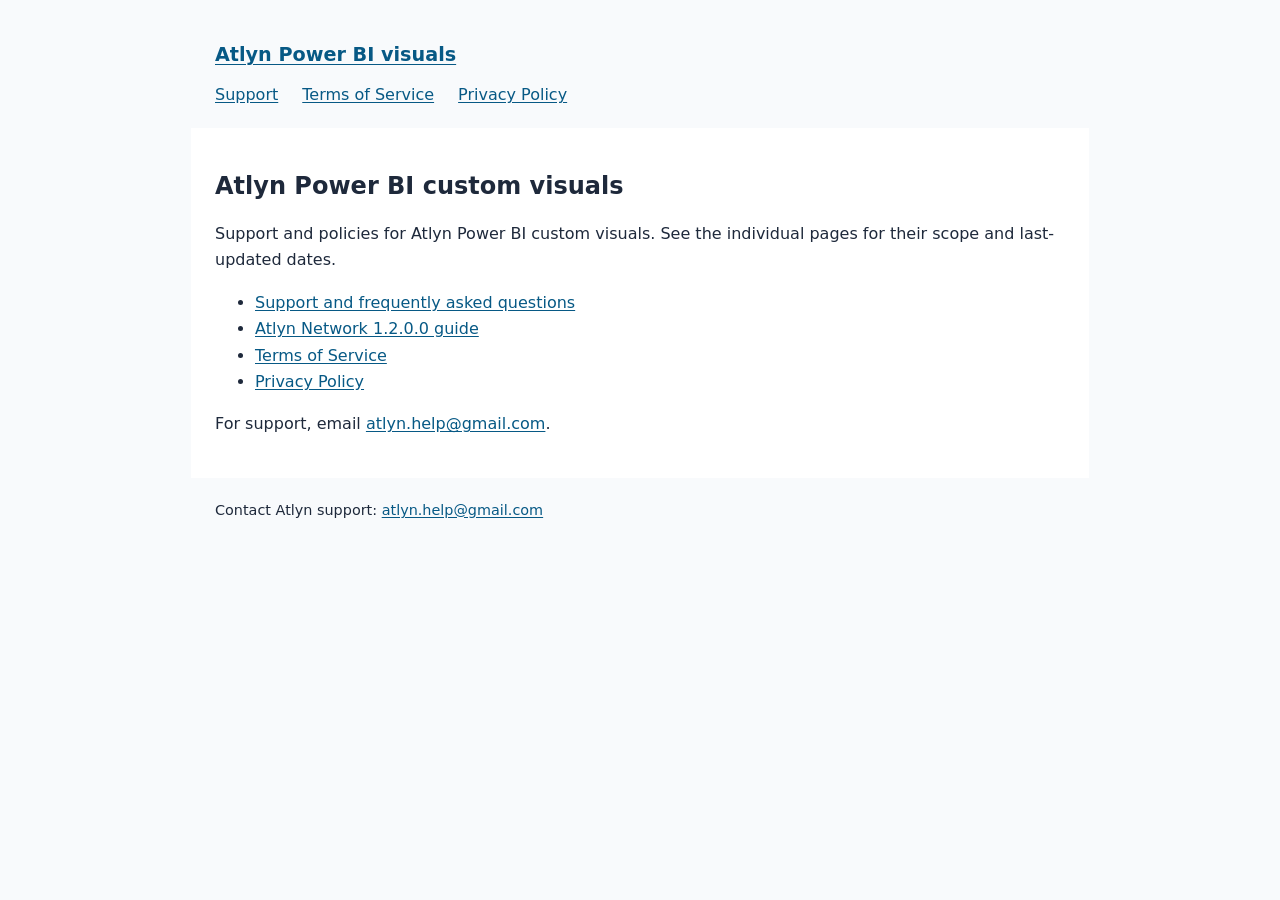
<file: index.html>
<!doctype html>
<html lang="en">
<head>
  <meta charset="utf-8">
  <meta name="viewport" content="width=device-width, initial-scale=1">
  <title>Support and policies | Atlyn Power BI visuals</title>
  <link rel="stylesheet" href="style.css">
</head>
<body>
  <header class="site-header">
    <p class="brand"><a href="">Atlyn Power BI visuals</a></p>
    <nav aria-label="Support and policies">
      <a href="docs/faq/">Support</a>
      <a href="legal/terms/">Terms of Service</a>
      <a href="legal/privacy/">Privacy Policy</a>
    </nav>
  </header>
  <main id="content"><section class="home-page">
  <h1>Atlyn Power BI custom visuals</h1>
  <p>Support and policies for Atlyn Power BI custom visuals. See the individual pages for their scope and last-updated dates.</p>
  <ul>
    <li><a href="docs/faq/">Support and frequently asked questions</a></li>
    <li><a href="docs/network/">Atlyn Network 1.2.0.0 guide</a></li>
    <li><a href="legal/terms/">Terms of Service</a></li>
    <li><a href="legal/privacy/">Privacy Policy</a></li>
  </ul>
  <p>For support, email <a href="mailto:atlyn.help@gmail.com">atlyn.help@gmail.com</a>.</p>
</section></main>
  <footer class="site-footer">Contact Atlyn support: <a href="mailto:atlyn.help@gmail.com">atlyn.help@gmail.com</a></footer>
</body>
</html>
</file>
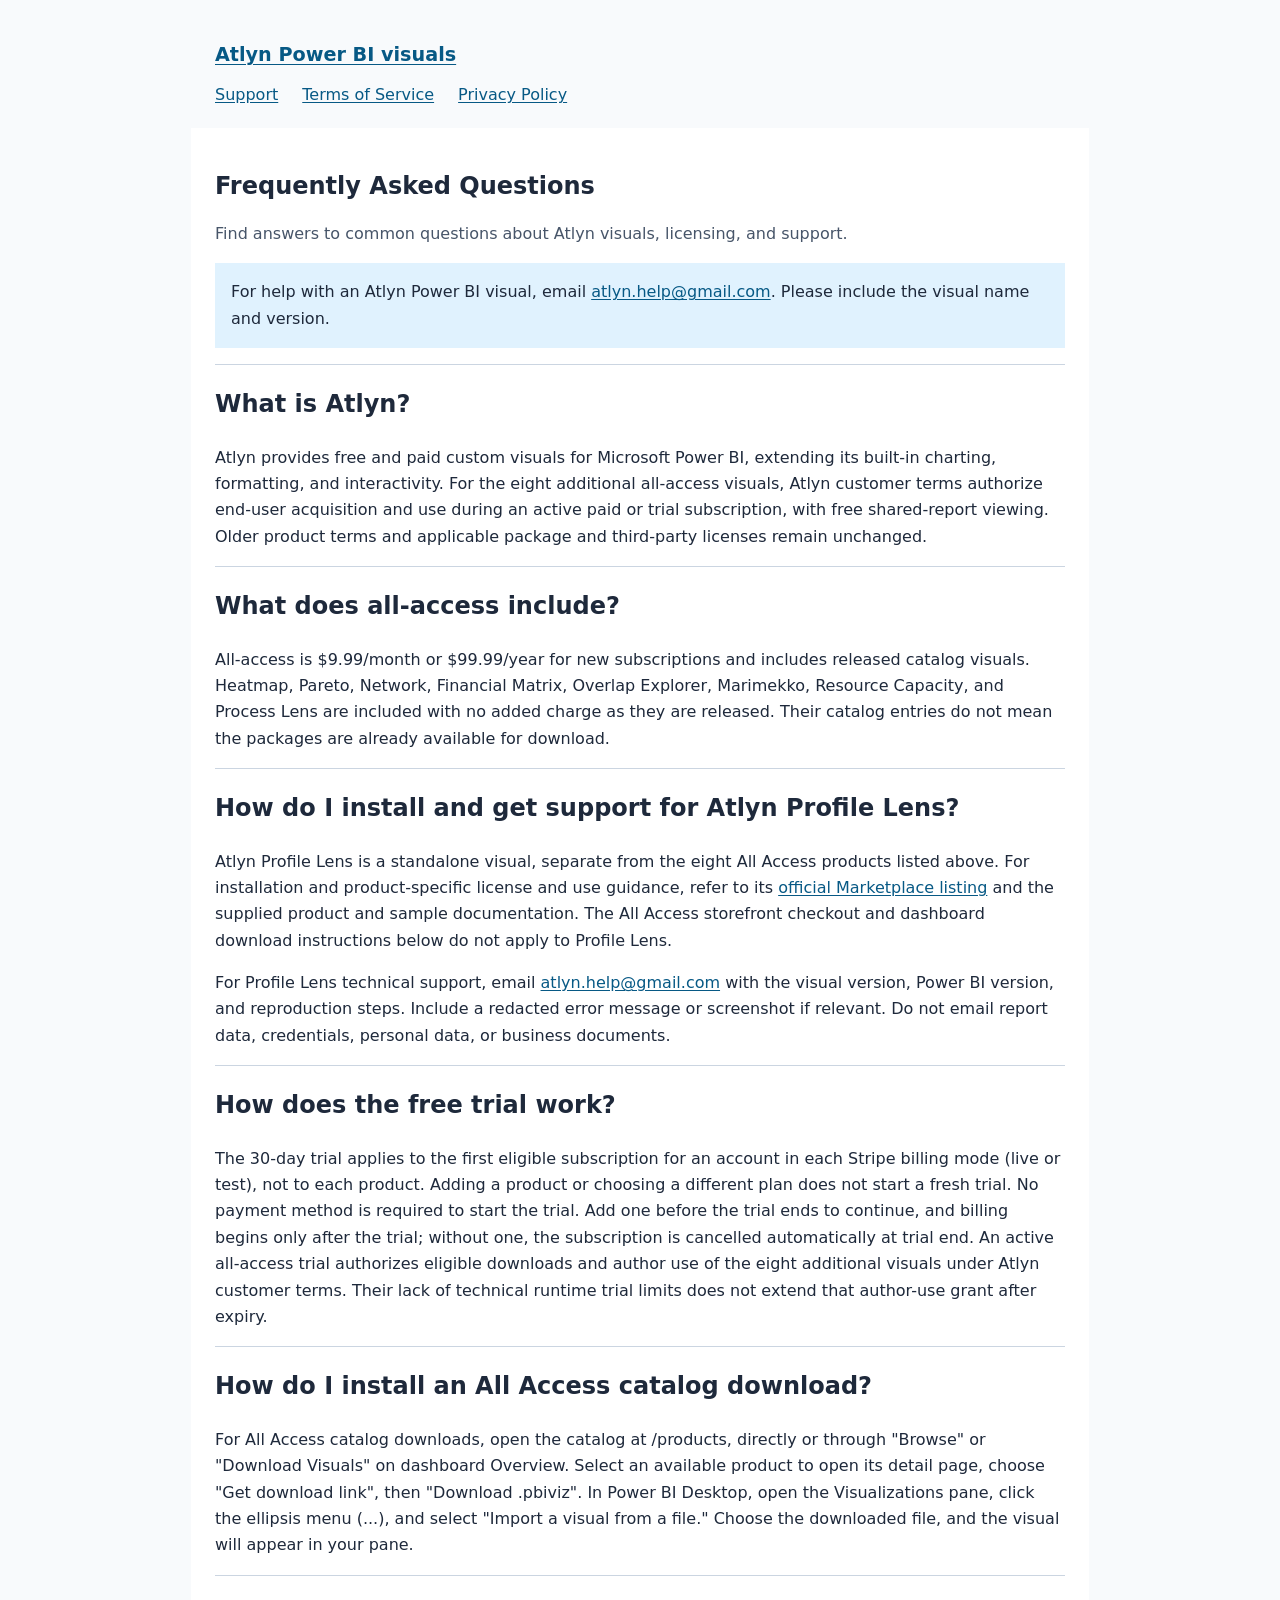
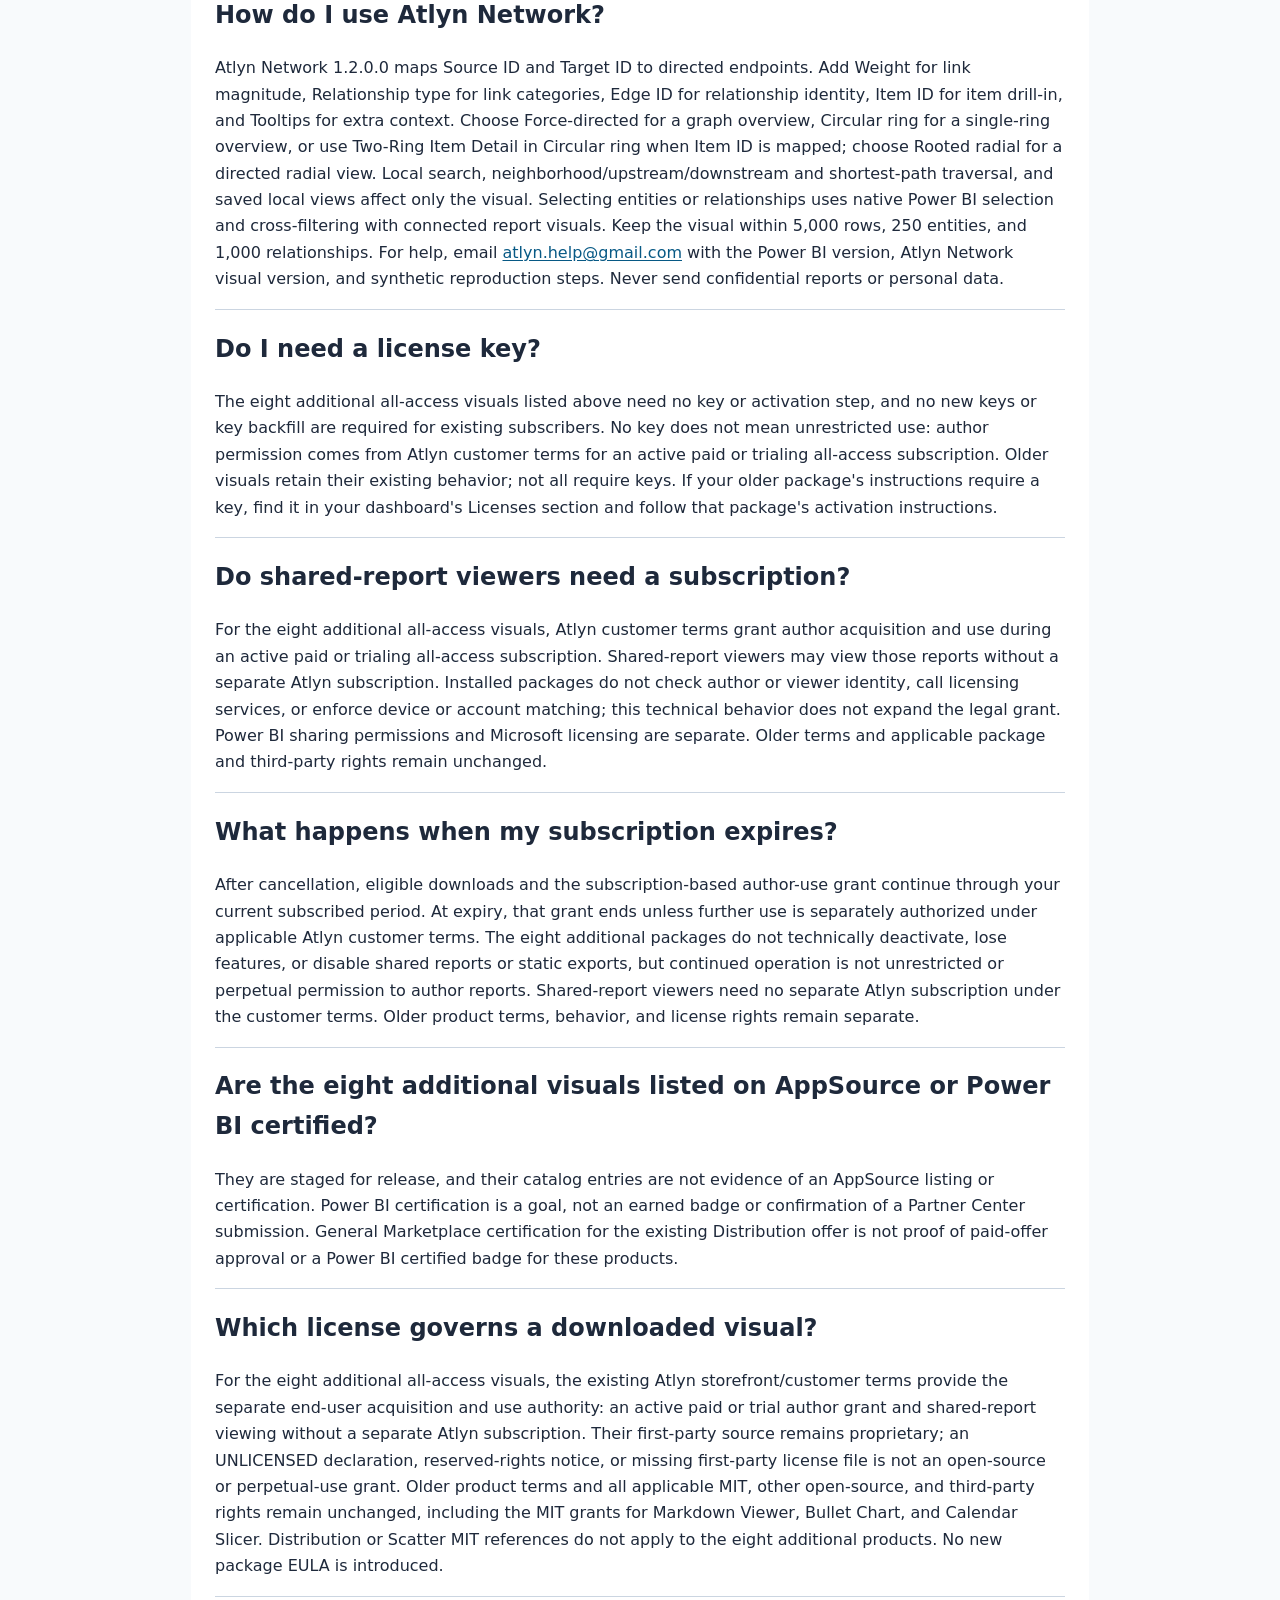
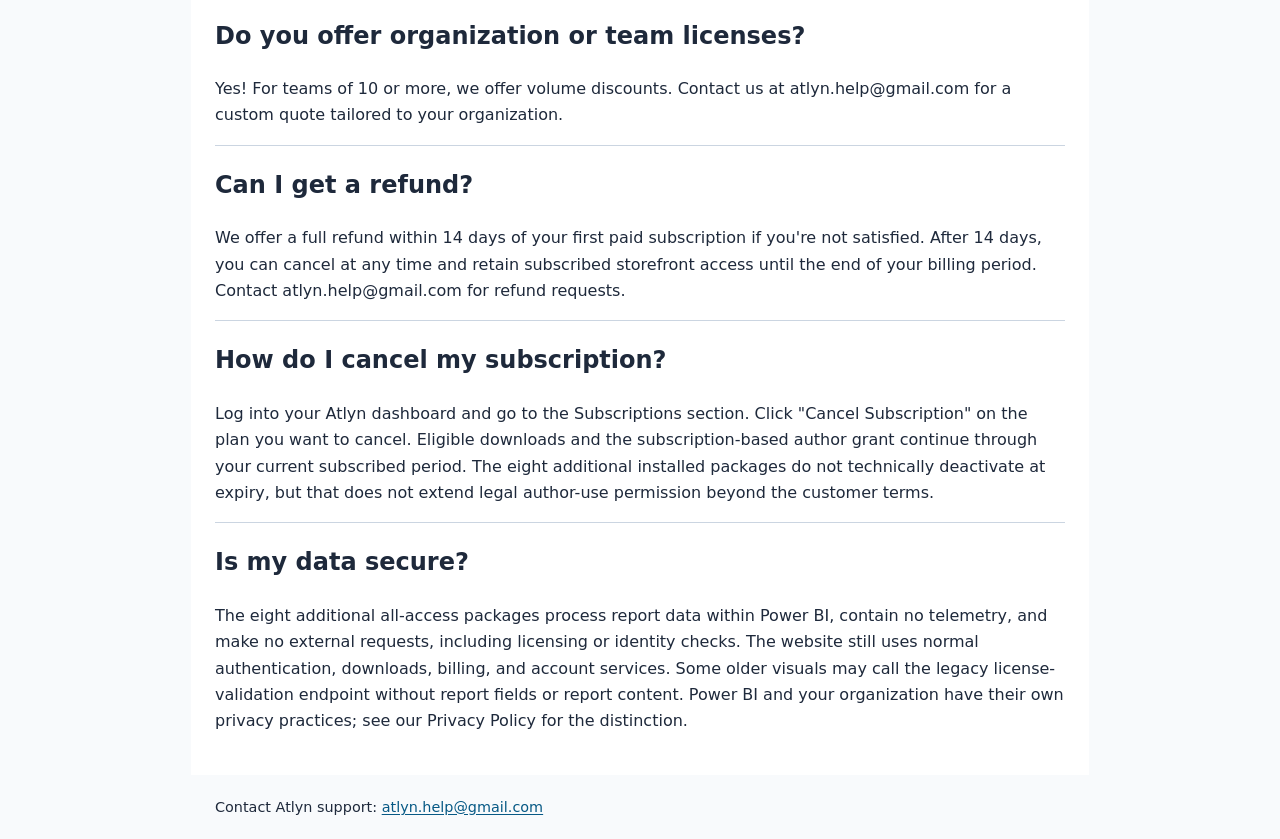
<file: docs/faq/index.html>
<!doctype html>
<html lang="en">
<head>
  <meta charset="utf-8">
  <meta name="viewport" content="width=device-width, initial-scale=1">
  <title>Support | Atlyn Power BI visuals</title>
  <link rel="stylesheet" href="../../style.css">
</head>
<body>
  <header class="site-header">
    <p class="brand"><a href="../../">Atlyn Power BI visuals</a></p>
    <nav aria-label="Support and policies">
      <a href="../../docs/faq/">Support</a>
      <a href="../../legal/terms/">Terms of Service</a>
      <a href="../../legal/privacy/">Privacy Policy</a>
    </nav>
  </header>
  <main id="content"><section class="faq-page"><div class="container">
<h1>Frequently Asked Questions</h1>
    <p class="page-subtitle">Find answers to common questions about Atlyn visuals, licensing, and support.</p>
    <p class="support-contact">For help with an Atlyn Power BI visual, email <a href="mailto:atlyn.help&#64;gmail.com">atlyn.help&#64;gmail.com</a>. Please include the visual name and version.</p>
<div class="faq-list"><article class="faq-item"><h2>What is Atlyn?</h2><p>Atlyn provides free and paid custom visuals for Microsoft Power BI, extending its built-in charting, formatting, and interactivity. For the eight additional all-access visuals, Atlyn customer terms authorize end-user acquisition and use during an active paid or trial subscription, with free shared-report viewing. Older product terms and applicable package and third-party licenses remain unchanged.</p></article>
<article class="faq-item"><h2>What does all-access include?</h2><p>All-access is $9.99/month or $99.99/year for new subscriptions and includes released catalog visuals. Heatmap, Pareto, Network, Financial Matrix, Overlap Explorer, Marimekko, Resource Capacity, and Process Lens are included with no added charge as they are released. Their catalog entries do not mean the packages are already available for download.</p></article>
<article class="faq-item"><h2>How do I install and get support for Atlyn Profile Lens?</h2><p>Atlyn Profile Lens is a standalone visual, separate from the eight All Access products listed above. For installation and product-specific license and use guidance, refer to its <a href="https://marketplace.microsoft.com/en-us/product/atlyn.atlyn-profile-lens?tab=DetailsAndSupport">official Marketplace listing</a> and the supplied product and sample documentation. The All Access storefront checkout and dashboard download instructions below do not apply to Profile Lens.</p><p>For Profile Lens technical support, email <a href="mailto:atlyn.help@gmail.com">atlyn.help@gmail.com</a> with the visual version, Power BI version, and reproduction steps. Include a redacted error message or screenshot if relevant. Do not email report data, credentials, personal data, or business documents.</p></article>
<article class="faq-item"><h2>How does the free trial work?</h2><p>The 30-day trial applies to the first eligible subscription for an account in each Stripe billing mode (live or test), not to each product. Adding a product or choosing a different plan does not start a fresh trial. No payment method is required to start the trial. Add one before the trial ends to continue, and billing begins only after the trial; without one, the subscription is cancelled automatically at trial end. An active all-access trial authorizes eligible downloads and author use of the eight additional visuals under Atlyn customer terms. Their lack of technical runtime trial limits does not extend that author-use grant after expiry.</p></article>
<article class="faq-item"><h2>How do I install an All Access catalog download?</h2><p>For All Access catalog downloads, open the catalog at /products, directly or through &quot;Browse&quot; or &quot;Download Visuals&quot; on dashboard Overview. Select an available product to open its detail page, choose &quot;Get download link&quot;, then &quot;Download .pbiviz&quot;. In Power BI Desktop, open the Visualizations pane, click the ellipsis menu (...), and select &quot;Import a visual from a file.&quot; Choose the downloaded file, and the visual will appear in your pane.</p></article>
<article class="faq-item"><h2>How do I use Atlyn Network?</h2><p>Atlyn Network 1.2.0.0 maps Source ID and Target ID to directed endpoints. Add Weight for link magnitude, Relationship type for link categories, Edge ID for relationship identity, Item ID for item drill-in, and Tooltips for extra context. Choose Force-directed for a graph overview, Circular ring for a single-ring overview, or use Two-Ring Item Detail in Circular ring when Item ID is mapped; choose Rooted radial for a directed radial view. Local search, neighborhood/upstream/downstream and shortest-path traversal, and saved local views affect only the visual. Selecting entities or relationships uses native Power BI selection and cross-filtering with connected report visuals. Keep the visual within 5,000 rows, 250 entities, and 1,000 relationships. For help, email <a href="mailto:atlyn.help@gmail.com">atlyn.help@gmail.com</a> with the Power BI version, Atlyn Network visual version, and synthetic reproduction steps. Never send confidential reports or personal data.</p></article>
<article class="faq-item"><h2>Do I need a license key?</h2><p>The eight additional all-access visuals listed above need no key or activation step, and no new keys or key backfill are required for existing subscribers. No key does not mean unrestricted use: author permission comes from Atlyn customer terms for an active paid or trialing all-access subscription. Older visuals retain their existing behavior; not all require keys. If your older package&#39;s instructions require a key, find it in your dashboard&#39;s Licenses section and follow that package&#39;s activation instructions.</p></article>
<article class="faq-item"><h2>Do shared-report viewers need a subscription?</h2><p>For the eight additional all-access visuals, Atlyn customer terms grant author acquisition and use during an active paid or trialing all-access subscription. Shared-report viewers may view those reports without a separate Atlyn subscription. Installed packages do not check author or viewer identity, call licensing services, or enforce device or account matching; this technical behavior does not expand the legal grant. Power BI sharing permissions and Microsoft licensing are separate. Older terms and applicable package and third-party rights remain unchanged.</p></article>
<article class="faq-item"><h2>What happens when my subscription expires?</h2><p>After cancellation, eligible downloads and the subscription-based author-use grant continue through your current subscribed period. At expiry, that grant ends unless further use is separately authorized under applicable Atlyn customer terms. The eight additional packages do not technically deactivate, lose features, or disable shared reports or static exports, but continued operation is not unrestricted or perpetual permission to author reports. Shared-report viewers need no separate Atlyn subscription under the customer terms. Older product terms, behavior, and license rights remain separate.</p></article>
<article class="faq-item"><h2>Are the eight additional visuals listed on AppSource or Power BI certified?</h2><p>They are staged for release, and their catalog entries are not evidence of an AppSource listing or certification. Power BI certification is a goal, not an earned badge or confirmation of a Partner Center submission. General Marketplace certification for the existing Distribution offer is not proof of paid-offer approval or a Power BI certified badge for these products.</p></article>
<article class="faq-item"><h2>Which license governs a downloaded visual?</h2><p>For the eight additional all-access visuals, the existing Atlyn storefront/customer terms provide the separate end-user acquisition and use authority: an active paid or trial author grant and shared-report viewing without a separate Atlyn subscription. Their first-party source remains proprietary; an UNLICENSED declaration, reserved-rights notice, or missing first-party license file is not an open-source or perpetual-use grant. Older product terms and all applicable MIT, other open-source, and third-party rights remain unchanged, including the MIT grants for Markdown Viewer, Bullet Chart, and Calendar Slicer. Distribution or Scatter MIT references do not apply to the eight additional products. No new package EULA is introduced.</p></article>
<article class="faq-item"><h2>Do you offer organization or team licenses?</h2><p>Yes! For teams of 10 or more, we offer volume discounts. Contact us at atlyn.help@gmail.com for a custom quote tailored to your organization.</p></article>
<article class="faq-item"><h2>Can I get a refund?</h2><p>We offer a full refund within 14 days of your first paid subscription if you&#39;re not satisfied. After 14 days, you can cancel at any time and retain subscribed storefront access until the end of your billing period. Contact atlyn.help@gmail.com for refund requests.</p></article>
<article class="faq-item"><h2>How do I cancel my subscription?</h2><p>Log into your Atlyn dashboard and go to the Subscriptions section. Click &quot;Cancel Subscription&quot; on the plan you want to cancel. Eligible downloads and the subscription-based author grant continue through your current subscribed period. The eight additional installed packages do not technically deactivate at expiry, but that does not extend legal author-use permission beyond the customer terms.</p></article>
<article class="faq-item"><h2>Is my data secure?</h2><p>The eight additional all-access packages process report data within Power BI, contain no telemetry, and make no external requests, including licensing or identity checks. The website still uses normal authentication, downloads, billing, and account services. Some older visuals may call the legacy license-validation endpoint without report fields or report content. Power BI and your organization have their own privacy practices; see our Privacy Policy for the distinction.</p></article></div>
</div></section></main>
  <footer class="site-footer">Contact Atlyn support: <a href="mailto:atlyn.help@gmail.com">atlyn.help@gmail.com</a></footer>
</body>
</html>
</file>
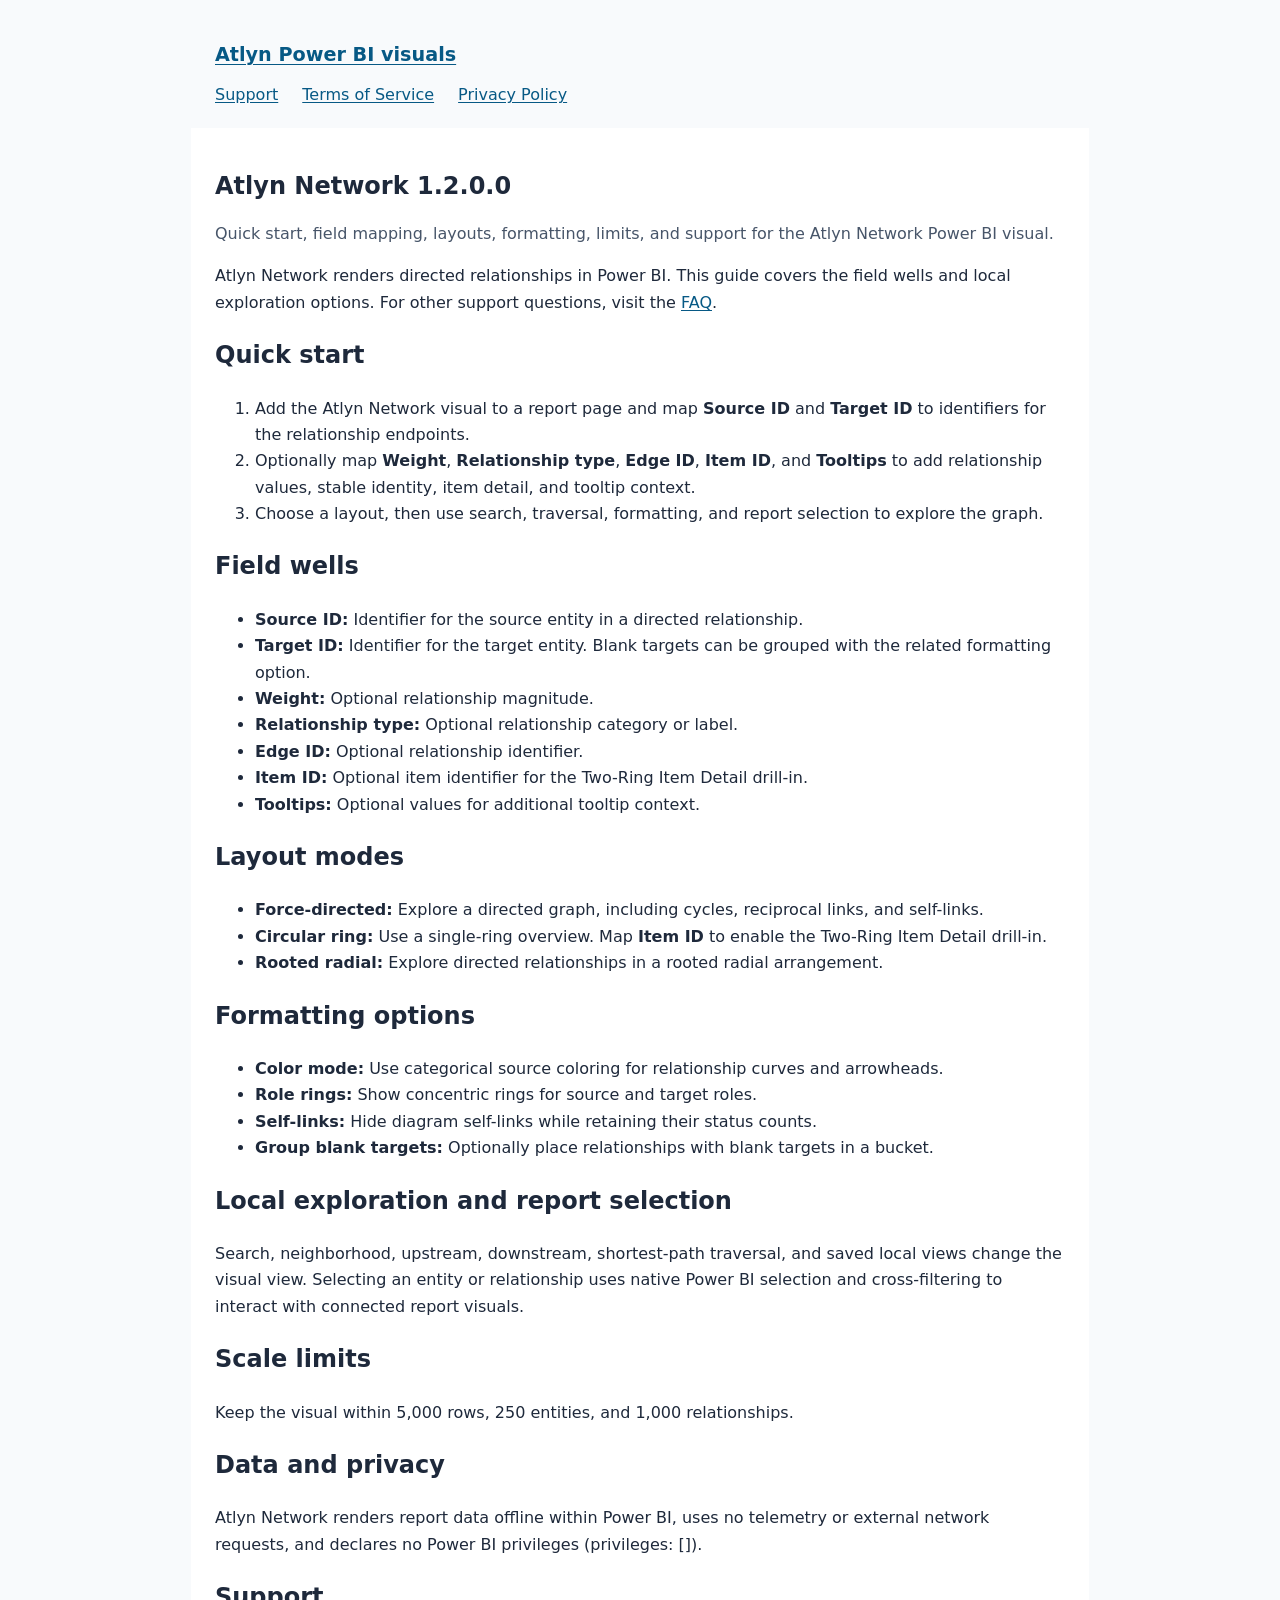
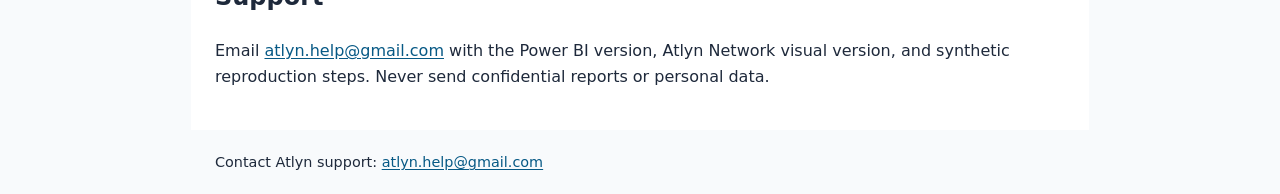
<file: docs/network/index.html>
<!doctype html>
<html lang="en">
<head>
  <meta charset="utf-8">
  <meta name="viewport" content="width=device-width, initial-scale=1">
  <title>Atlyn Network 1.2.0.0 | Atlyn Power BI visuals</title>
  <link rel="stylesheet" href="../../style.css">
</head>
<body>
  <header class="site-header">
    <p class="brand"><a href="../../">Atlyn Power BI visuals</a></p>
    <nav aria-label="Support and policies">
      <a href="../../docs/faq/">Support</a>
      <a href="../../legal/terms/">Terms of Service</a>
      <a href="../../legal/privacy/">Privacy Policy</a>
    </nav>
  </header>
  <main id="content">
    <article>
      <h1>Atlyn Network 1.2.0.0</h1>
      <p class="page-subtitle">Quick start, field mapping, layouts, formatting, limits, and support for the Atlyn Network Power BI visual.</p>
      <p>Atlyn Network renders directed relationships in Power BI. This guide covers the field wells and local exploration options. For other support questions, visit the <a href="../../docs/faq/">FAQ</a>.</p>

      <section aria-labelledby="quick-start">
        <h2 id="quick-start">Quick start</h2>
        <ol>
          <li>Add the Atlyn Network visual to a report page and map <strong>Source ID</strong> and <strong>Target ID</strong> to identifiers for the relationship endpoints.</li>
          <li>Optionally map <strong>Weight</strong>, <strong>Relationship type</strong>, <strong>Edge ID</strong>, <strong>Item ID</strong>, and <strong>Tooltips</strong> to add relationship values, stable identity, item detail, and tooltip context.</li>
          <li>Choose a layout, then use search, traversal, formatting, and report selection to explore the graph.</li>
        </ol>
      </section>

      <section aria-labelledby="field-wells">
        <h2 id="field-wells">Field wells</h2>
        <ul>
          <li><strong>Source ID:</strong> Identifier for the source entity in a directed relationship.</li>
          <li><strong>Target ID:</strong> Identifier for the target entity. Blank targets can be grouped with the related formatting option.</li>
          <li><strong>Weight:</strong> Optional relationship magnitude.</li>
          <li><strong>Relationship type:</strong> Optional relationship category or label.</li>
          <li><strong>Edge ID:</strong> Optional relationship identifier.</li>
          <li><strong>Item ID:</strong> Optional item identifier for the Two-Ring Item Detail drill-in.</li>
          <li><strong>Tooltips:</strong> Optional values for additional tooltip context.</li>
        </ul>
      </section>

      <section aria-labelledby="layouts">
        <h2 id="layouts">Layout modes</h2>
        <ul>
          <li><strong>Force-directed:</strong> Explore a directed graph, including cycles, reciprocal links, and self-links.</li>
          <li><strong>Circular ring:</strong> Use a single-ring overview. Map <strong>Item ID</strong> to enable the Two-Ring Item Detail drill-in.</li>
          <li><strong>Rooted radial:</strong> Explore directed relationships in a rooted radial arrangement.</li>
        </ul>
      </section>

      <section aria-labelledby="formatting">
        <h2 id="formatting">Formatting options</h2>
        <ul>
          <li><strong>Color mode:</strong> Use categorical source coloring for relationship curves and arrowheads.</li>
          <li><strong>Role rings:</strong> Show concentric rings for source and target roles.</li>
          <li><strong>Self-links:</strong> Hide diagram self-links while retaining their status counts.</li>
          <li><strong>Group blank targets:</strong> Optionally place relationships with blank targets in a bucket.</li>
        </ul>
      </section>

      <section aria-labelledby="exploration">
        <h2 id="exploration">Local exploration and report selection</h2>
        <p>Search, neighborhood, upstream, downstream, shortest-path traversal, and saved local views change the visual view. Selecting an entity or relationship uses native Power BI selection and cross-filtering to interact with connected report visuals.</p>
      </section>

      <section aria-labelledby="limits">
        <h2 id="limits">Scale limits</h2>
        <p>Keep the visual within 5,000 rows, 250 entities, and 1,000 relationships.</p>
      </section>

      <section aria-labelledby="privacy">
        <h2 id="privacy">Data and privacy</h2>
        <p>Atlyn Network renders report data offline within Power BI, uses no telemetry or external network requests, and declares no Power BI privileges (privileges: []).</p>
      </section>

      <section aria-labelledby="support">
        <h2 id="support">Support</h2>
        <p>Email <a href="mailto:atlyn.help@gmail.com">atlyn.help@gmail.com</a> with the Power BI version, Atlyn Network visual version, and synthetic reproduction steps. Never send confidential reports or personal data.</p>
      </section>
    </article>
  </main>
  <footer class="site-footer">Contact Atlyn support: <a href="mailto:atlyn.help@gmail.com">atlyn.help@gmail.com</a></footer>
</body>
</html>
</file>
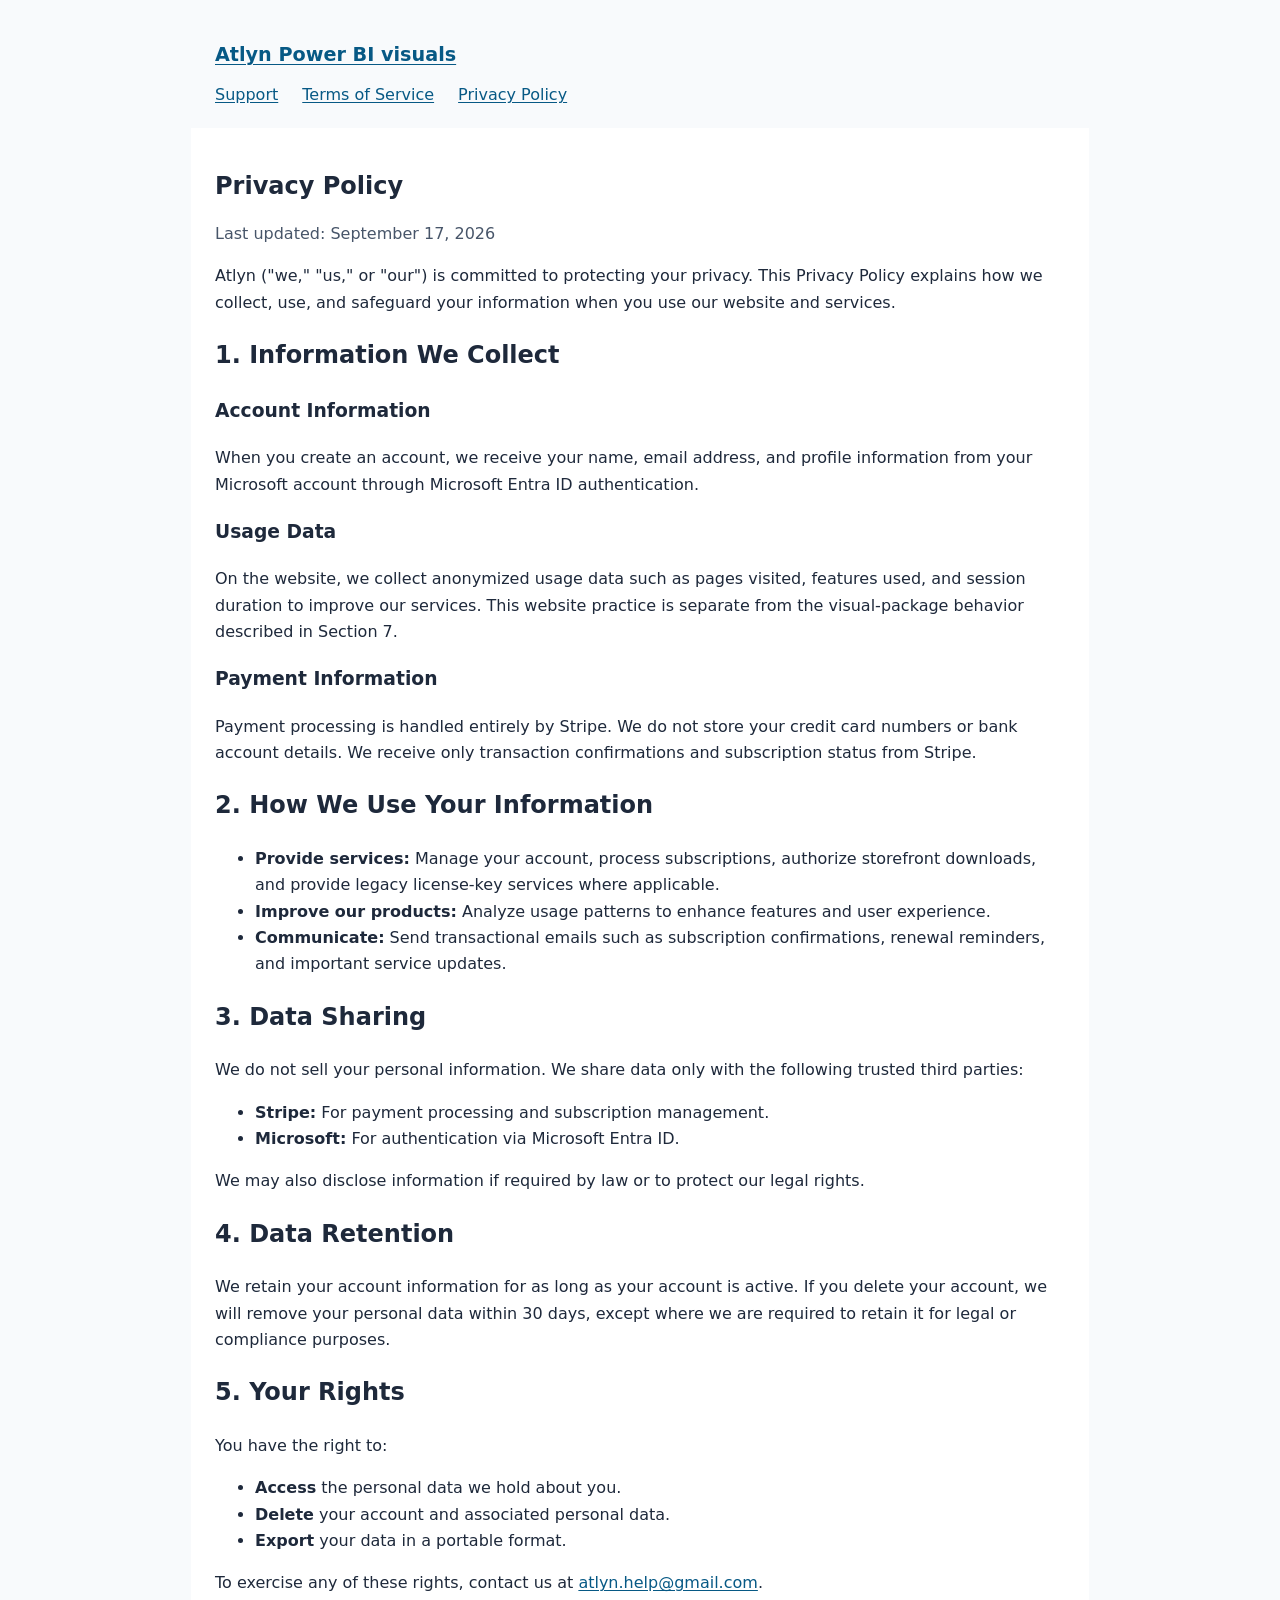
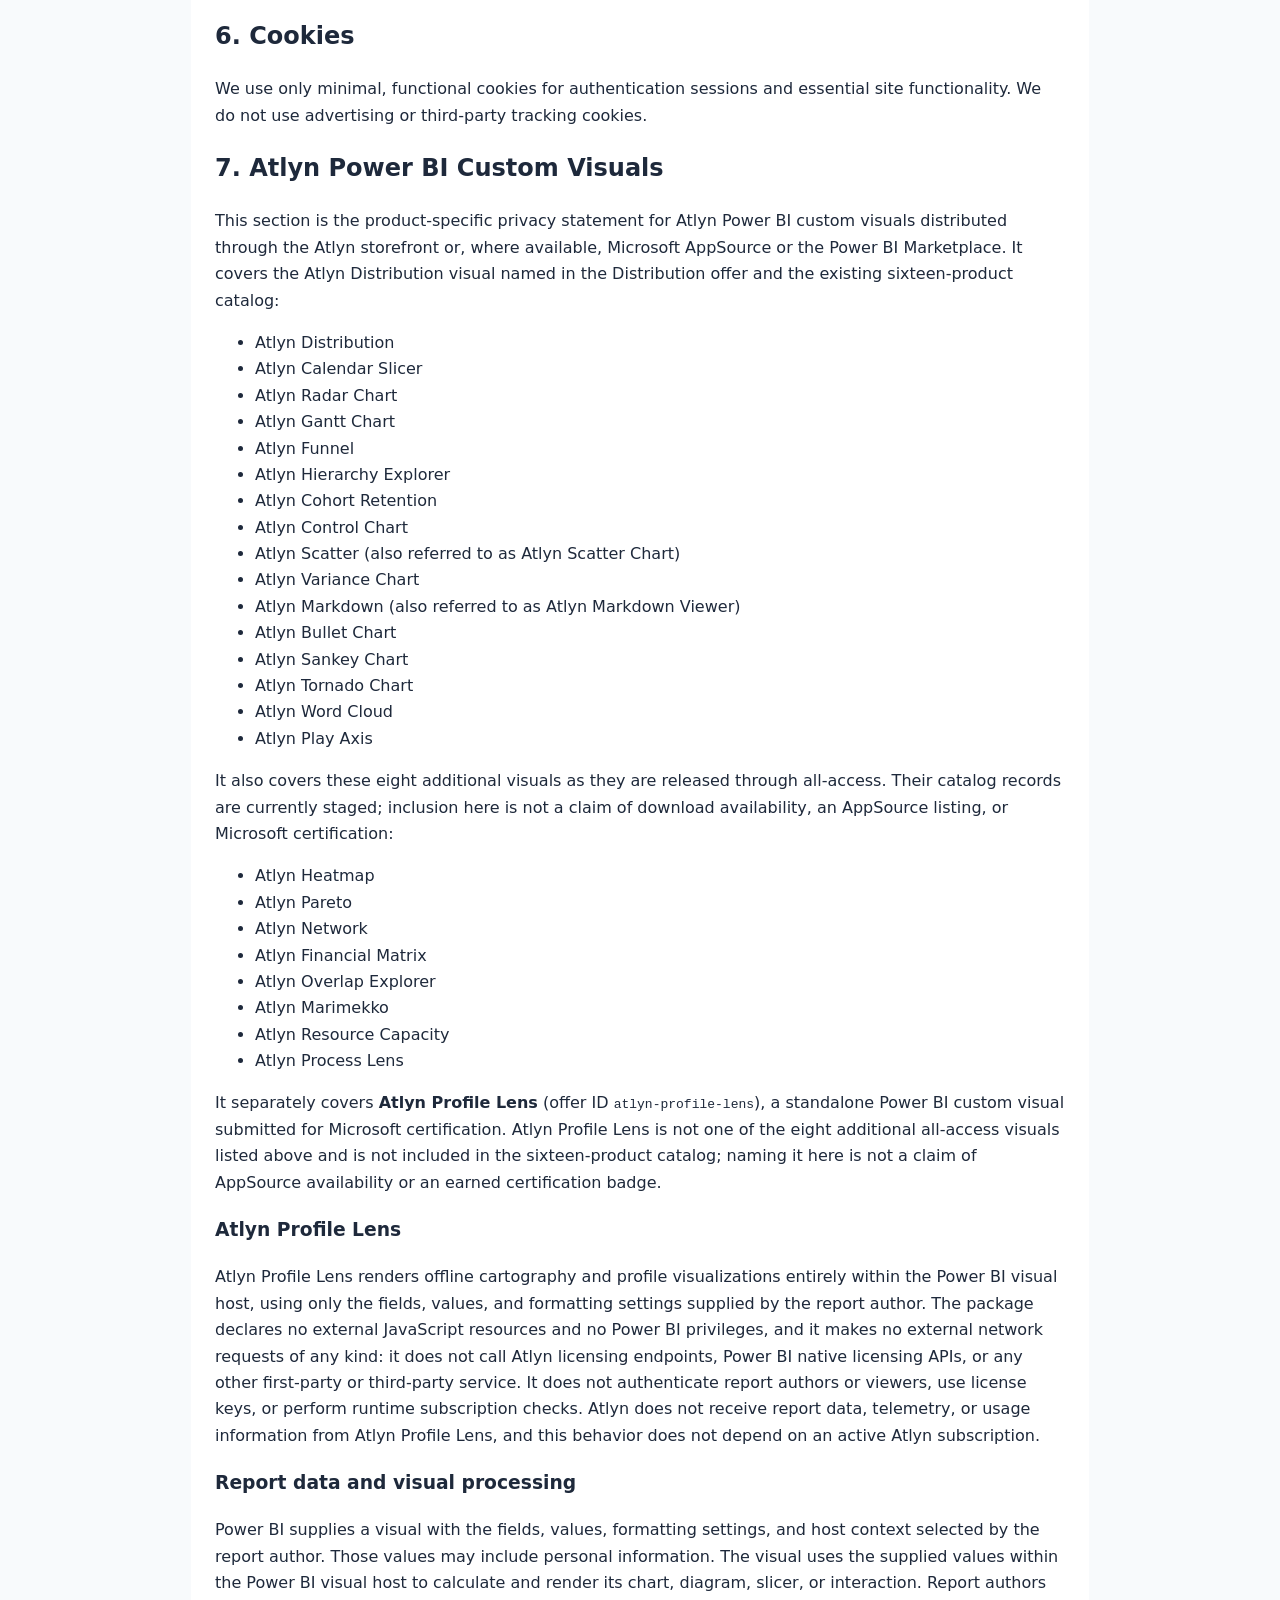
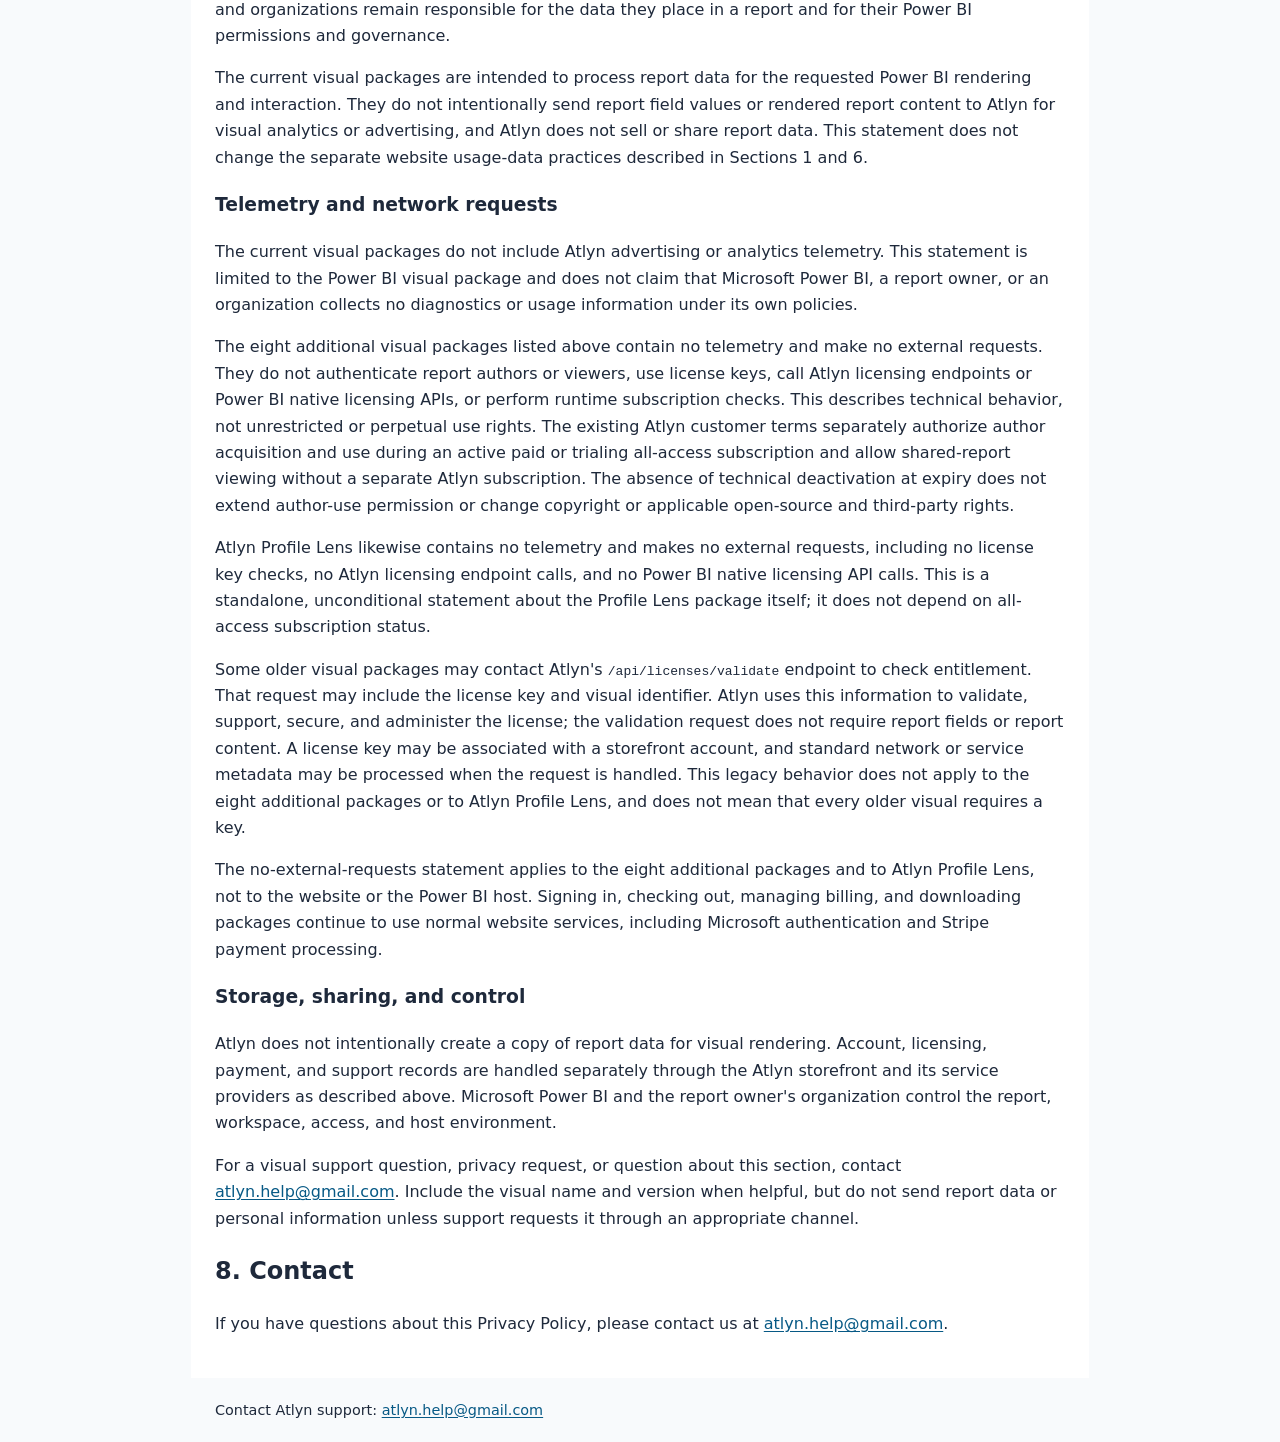
<file: legal/privacy/index.html>
<!doctype html>
<html lang="en">
<head>
  <meta charset="utf-8">
  <meta name="viewport" content="width=device-width, initial-scale=1">
  <title>Privacy Policy | Atlyn Power BI visuals</title>
  <link rel="stylesheet" href="../../style.css">
</head>
<body>
  <header class="site-header">
    <p class="brand"><a href="../../">Atlyn Power BI visuals</a></p>
    <nav aria-label="Support and policies">
      <a href="../../docs/faq/">Support</a>
      <a href="../../legal/terms/">Terms of Service</a>
      <a href="../../legal/privacy/">Privacy Policy</a>
    </nav>
  </header>
  <main id="content"><section class="legal-page">
  <div class="container">
    <h1>Privacy Policy</h1>
    <p class="last-updated">Last updated: September 17, 2026</p>

    <div class="legal-content">
      <p>Atlyn ("we," "us," or "our") is committed to protecting your privacy. This Privacy Policy explains how we collect, use, and safeguard your information when you use our website and services.</p>

      <h2>1. Information We Collect</h2>

      <h3>Account Information</h3>
      <p>When you create an account, we receive your name, email address, and profile information from your Microsoft account through Microsoft Entra ID authentication.</p>

      <h3>Usage Data</h3>
      <p>On the website, we collect anonymized usage data such as pages visited, features used, and session duration to improve our services. This website practice is separate from the visual-package behavior described in Section 7.</p>

      <h3>Payment Information</h3>
      <p>Payment processing is handled entirely by Stripe. We do not store your credit card numbers or bank account details. We receive only transaction confirmations and subscription status from Stripe.</p>

      <h2>2. How We Use Your Information</h2>
      <ul>
        <li><strong>Provide services:</strong> Manage your account, process subscriptions, authorize storefront downloads, and provide legacy license-key services where applicable.</li>
        <li><strong>Improve our products:</strong> Analyze usage patterns to enhance features and user experience.</li>
        <li><strong>Communicate:</strong> Send transactional emails such as subscription confirmations, renewal reminders, and important service updates.</li>
      </ul>

      <h2>3. Data Sharing</h2>
      <p>We do not sell your personal information. We share data only with the following trusted third parties:</p>
      <ul>
        <li><strong>Stripe:</strong> For payment processing and subscription management.</li>
        <li><strong>Microsoft:</strong> For authentication via Microsoft Entra ID.</li>
      </ul>
      <p>We may also disclose information if required by law or to protect our legal rights.</p>

      <h2>4. Data Retention</h2>
      <p>We retain your account information for as long as your account is active. If you delete your account, we will remove your personal data within 30 days, except where we are required to retain it for legal or compliance purposes.</p>

      <h2>5. Your Rights</h2>
      <p>You have the right to:</p>
      <ul>
        <li><strong>Access</strong> the personal data we hold about you.</li>
        <li><strong>Delete</strong> your account and associated personal data.</li>
        <li><strong>Export</strong> your data in a portable format.</li>
      </ul>
      <p>To exercise any of these rights, contact us at <a href="mailto:atlyn.help&#64;gmail.com">atlyn.help&#64;gmail.com</a>.</p>

      <h2>6. Cookies</h2>
      <p>We use only minimal, functional cookies for authentication sessions and essential site functionality. We do not use advertising or third-party tracking cookies.</p>

      <h2>7. Atlyn Power BI Custom Visuals</h2>
      <p>This section is the product-specific privacy statement for Atlyn Power BI custom visuals distributed through the Atlyn storefront or, where available, Microsoft AppSource or the Power BI Marketplace. It covers the Atlyn Distribution visual named in the Distribution offer and the existing sixteen-product catalog:</p>
      <ul>
        <li>Atlyn Distribution</li>
        <li>Atlyn Calendar Slicer</li>
        <li>Atlyn Radar Chart</li>
        <li>Atlyn Gantt Chart</li>
        <li>Atlyn Funnel</li>
        <li>Atlyn Hierarchy Explorer</li>
        <li>Atlyn Cohort Retention</li>
        <li>Atlyn Control Chart</li>
        <li>Atlyn Scatter (also referred to as Atlyn Scatter Chart)</li>
        <li>Atlyn Variance Chart</li>
        <li>Atlyn Markdown (also referred to as Atlyn Markdown Viewer)</li>
        <li>Atlyn Bullet Chart</li>
        <li>Atlyn Sankey Chart</li>
        <li>Atlyn Tornado Chart</li>
        <li>Atlyn Word Cloud</li>
        <li>Atlyn Play Axis</li>
      </ul>
      <p>It also covers these eight additional visuals as they are released through all-access. Their catalog records are currently staged; inclusion here is not a claim of download availability, an AppSource listing, or Microsoft certification:</p>
      <ul>
        <li>Atlyn Heatmap</li>
        <li>Atlyn Pareto</li>
        <li>Atlyn Network</li>
        <li>Atlyn Financial Matrix</li>
        <li>Atlyn Overlap Explorer</li>
        <li>Atlyn Marimekko</li>
        <li>Atlyn Resource Capacity</li>
        <li>Atlyn Process Lens</li>
      </ul>
      <p>It separately covers <strong>Atlyn Profile Lens</strong> (offer ID <code>atlyn-profile-lens</code>), a standalone Power BI custom visual submitted for Microsoft certification. Atlyn Profile Lens is not one of the eight additional all-access visuals listed above and is not included in the sixteen-product catalog; naming it here is not a claim of AppSource availability or an earned certification badge.</p>

      <h3>Atlyn Profile Lens</h3>
      <p>Atlyn Profile Lens renders offline cartography and profile visualizations entirely within the Power BI visual host, using only the fields, values, and formatting settings supplied by the report author. The package declares no external JavaScript resources and no Power BI privileges, and it makes no external network requests of any kind: it does not call Atlyn licensing endpoints, Power BI native licensing APIs, or any other first-party or third-party service. It does not authenticate report authors or viewers, use license keys, or perform runtime subscription checks. Atlyn does not receive report data, telemetry, or usage information from Atlyn Profile Lens, and this behavior does not depend on an active Atlyn subscription.</p>

      <h3>Report data and visual processing</h3>
      <p>Power BI supplies a visual with the fields, values, formatting settings, and host context selected by the report author. Those values may include personal information. The visual uses the supplied values within the Power BI visual host to calculate and render its chart, diagram, slicer, or interaction. Report authors and organizations remain responsible for the data they place in a report and for their Power BI permissions and governance.</p>
      <p>The current visual packages are intended to process report data for the requested Power BI rendering and interaction. They do not intentionally send report field values or rendered report content to Atlyn for visual analytics or advertising, and Atlyn does not sell or share report data. This statement does not change the separate website usage-data practices described in Sections 1 and 6.</p>

      <h3>Telemetry and network requests</h3>
      <p>The current visual packages do not include Atlyn advertising or analytics telemetry. This statement is limited to the Power BI visual package and does not claim that Microsoft Power BI, a report owner, or an organization collects no diagnostics or usage information under its own policies.</p>
      <p>The eight additional visual packages listed above contain no telemetry and make no external requests. They do not authenticate report authors or viewers, use license keys, call Atlyn licensing endpoints or Power BI native licensing APIs, or perform runtime subscription checks. This describes technical behavior, not unrestricted or perpetual use rights. The existing Atlyn customer terms separately authorize author acquisition and use during an active paid or trialing all-access subscription and allow shared-report viewing without a separate Atlyn subscription. The absence of technical deactivation at expiry does not extend author-use permission or change copyright or applicable open-source and third-party rights.</p>
      <p>Atlyn Profile Lens likewise contains no telemetry and makes no external requests, including no license key checks, no Atlyn licensing endpoint calls, and no Power BI native licensing API calls. This is a standalone, unconditional statement about the Profile Lens package itself; it does not depend on all-access subscription status.</p>
      <p>Some older visual packages may contact Atlyn's <code>/api/licenses/validate</code> endpoint to check entitlement. That request may include the license key and visual identifier. Atlyn uses this information to validate, support, secure, and administer the license; the validation request does not require report fields or report content. A license key may be associated with a storefront account, and standard network or service metadata may be processed when the request is handled. This legacy behavior does not apply to the eight additional packages or to Atlyn Profile Lens, and does not mean that every older visual requires a key.</p>
      <p>The no-external-requests statement applies to the eight additional packages and to Atlyn Profile Lens, not to the website or the Power BI host. Signing in, checking out, managing billing, and downloading packages continue to use normal website services, including Microsoft authentication and Stripe payment processing.</p>

      <h3>Storage, sharing, and control</h3>
      <p>Atlyn does not intentionally create a copy of report data for visual rendering. Account, licensing, payment, and support records are handled separately through the Atlyn storefront and its service providers as described above. Microsoft Power BI and the report owner's organization control the report, workspace, access, and host environment.</p>
      <p>For a visual support question, privacy request, or question about this section, contact <a href="mailto:atlyn.help&#64;gmail.com">atlyn.help&#64;gmail.com</a>. Include the visual name and version when helpful, but do not send report data or personal information unless support requests it through an appropriate channel.</p>

      <h2>8. Contact</h2>
      <p>If you have questions about this Privacy Policy, please contact us at <a href="mailto:atlyn.help&#64;gmail.com">atlyn.help&#64;gmail.com</a>.</p>
    </div>
  </div>
</section></main>
  <footer class="site-footer">Contact Atlyn support: <a href="mailto:atlyn.help@gmail.com">atlyn.help@gmail.com</a></footer>
</body>
</html>
</file>
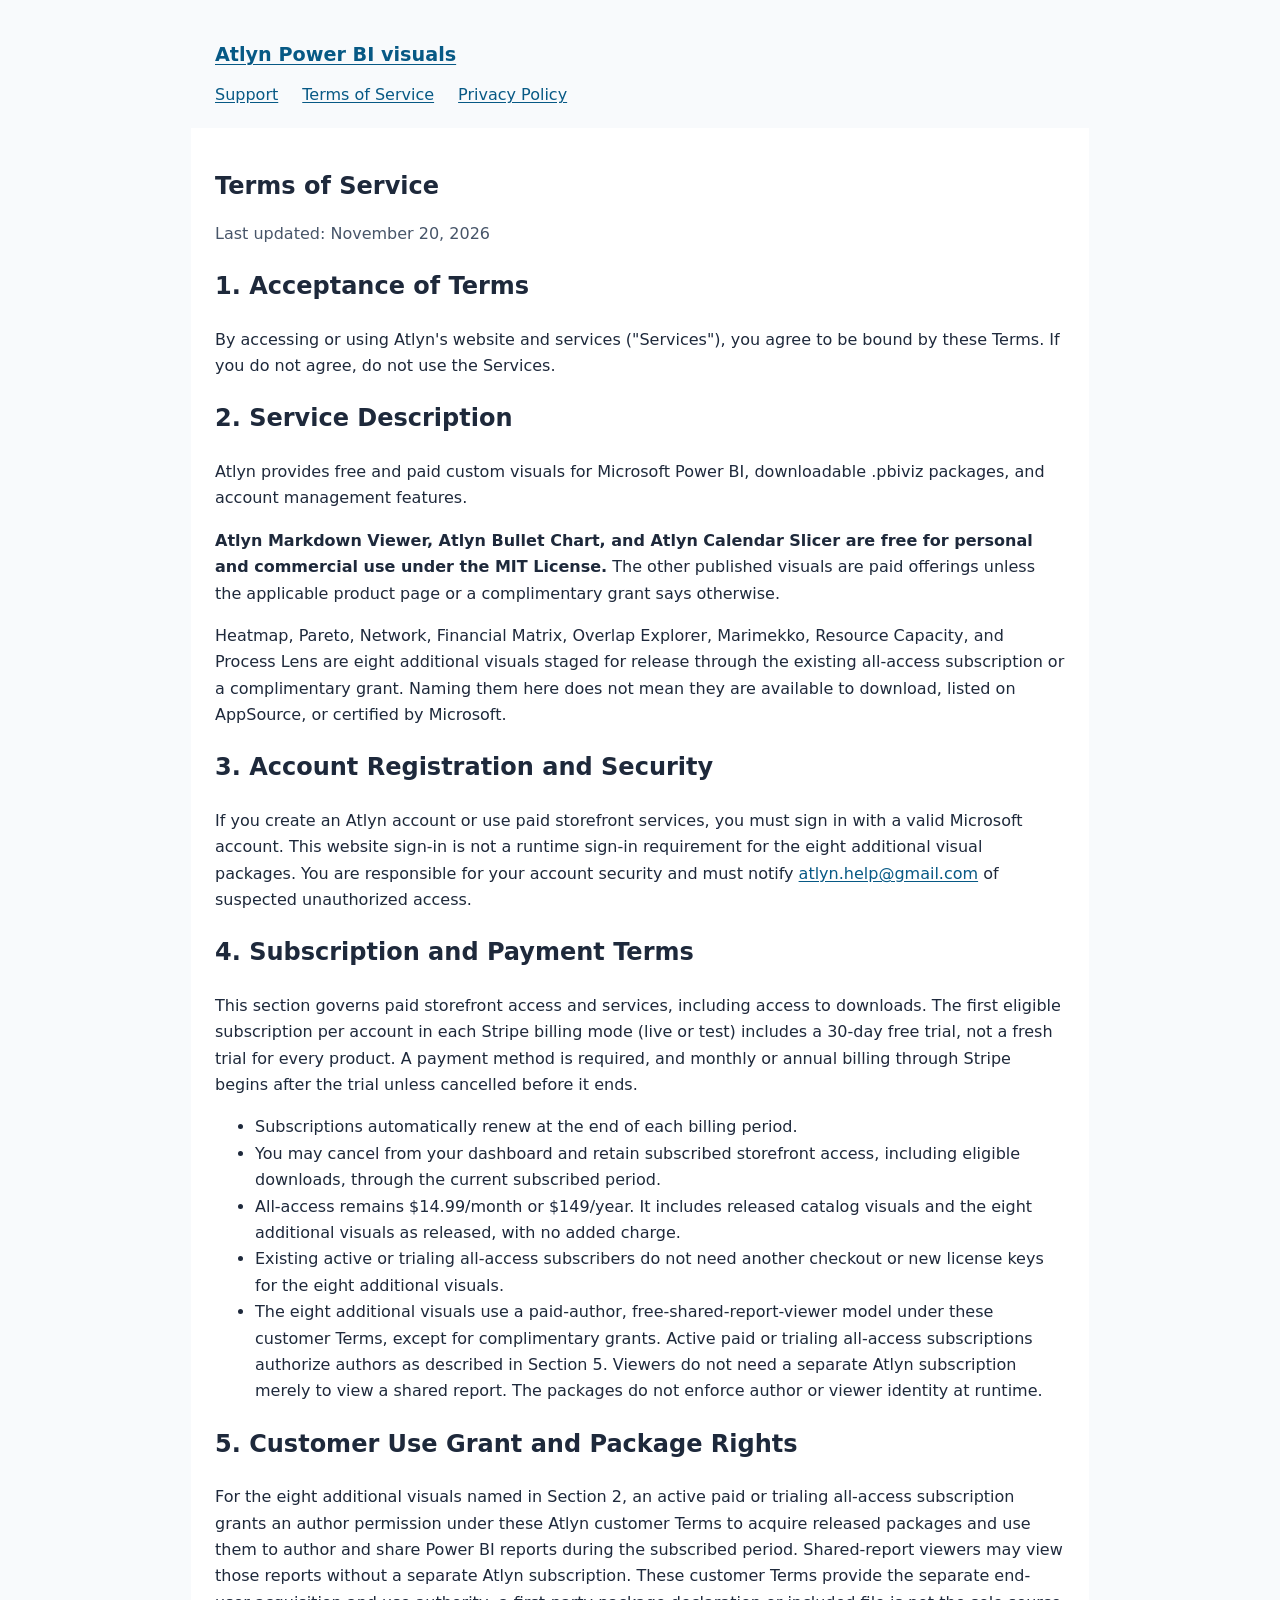
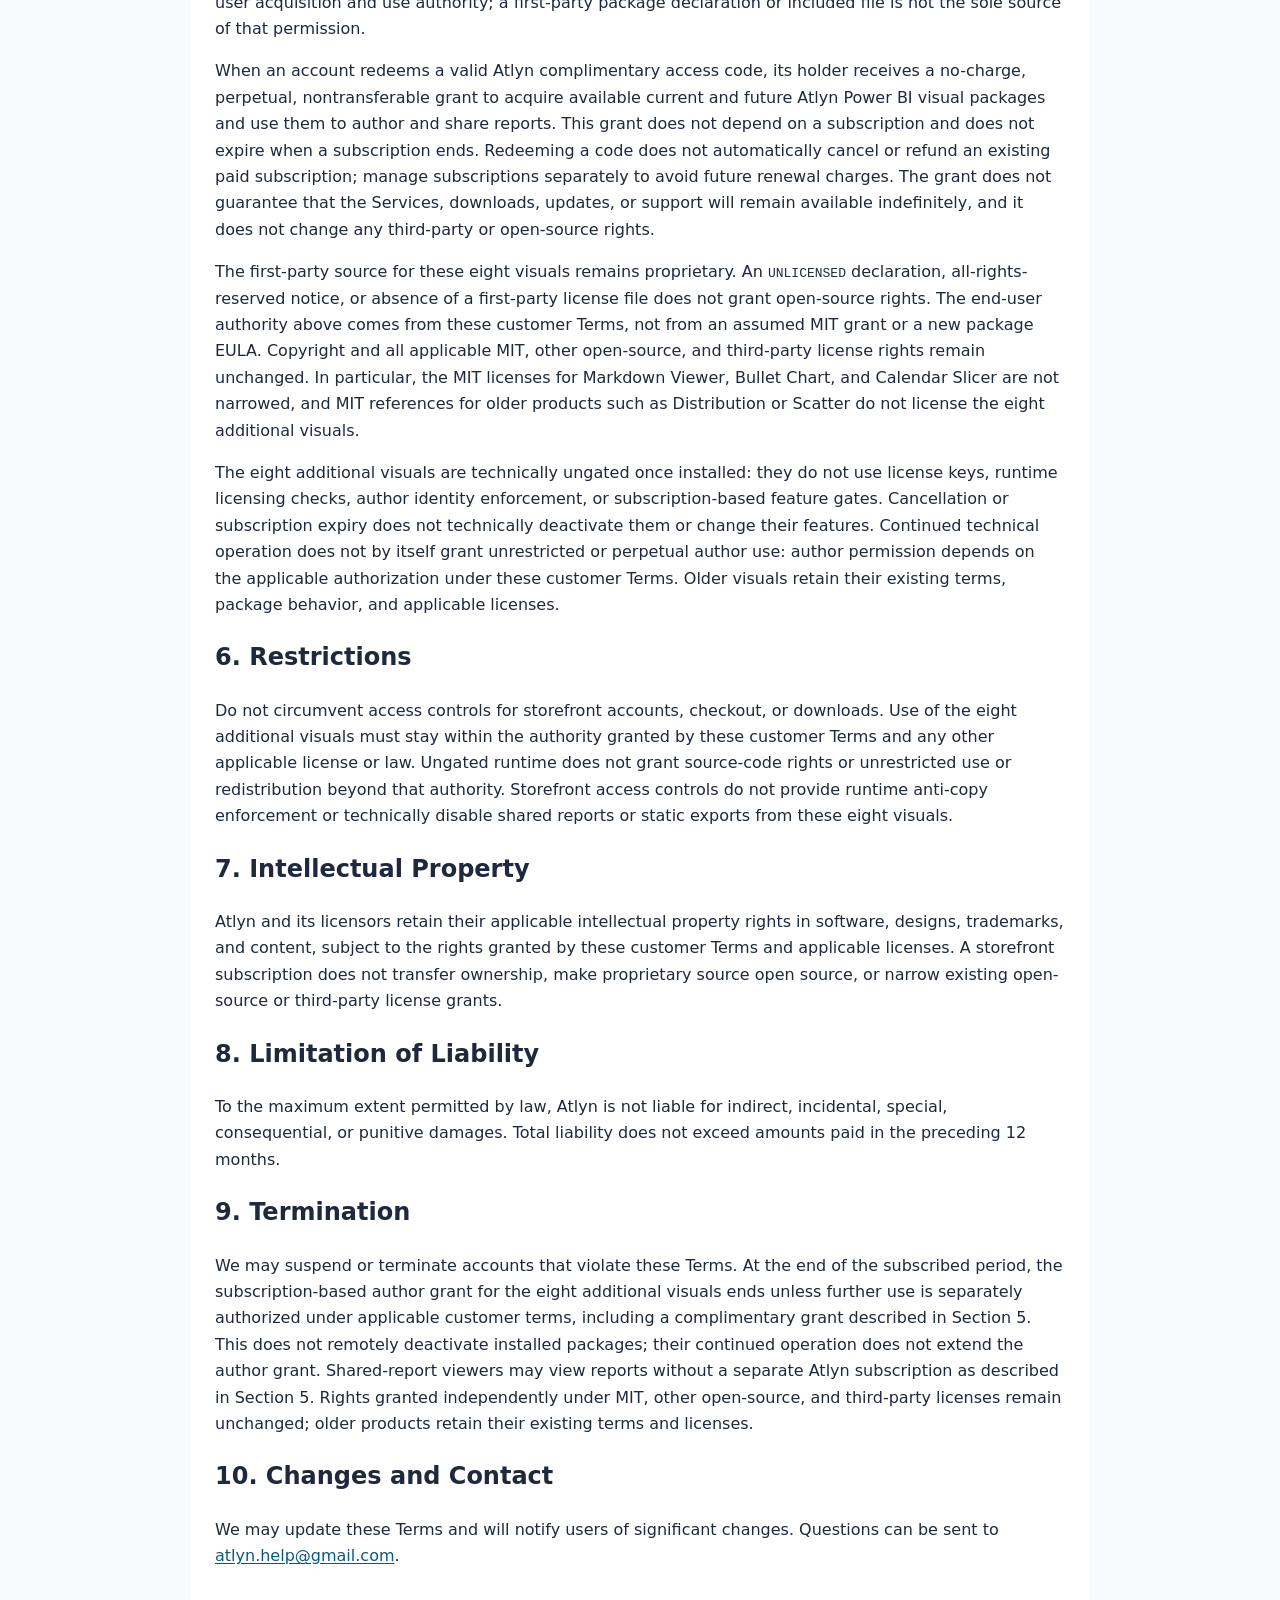
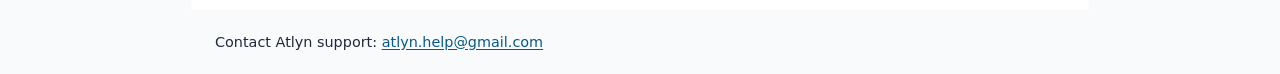
<file: legal/terms/index.html>
<!doctype html>
<html lang="en">
<head>
  <meta charset="utf-8">
  <meta name="viewport" content="width=device-width, initial-scale=1">
  <title>Terms of Service | Atlyn Power BI visuals</title>
  <link rel="stylesheet" href="../../style.css">
</head>
<body>
  <header class="site-header">
    <p class="brand"><a href="../../">Atlyn Power BI visuals</a></p>
    <nav aria-label="Support and policies">
      <a href="../../docs/faq/">Support</a>
      <a href="../../legal/terms/">Terms of Service</a>
      <a href="../../legal/privacy/">Privacy Policy</a>
    </nav>
  </header>
  <main id="content"><section class="legal-page">
  <div class="container">
    <h1>Terms of Service</h1>
    <p class="last-updated">Last updated: November 20, 2026</p>
    <div class="legal-content">
      <h2>1. Acceptance of Terms</h2>
      <p>By accessing or using Atlyn's website and services ("Services"), you agree to be bound by these Terms. If you do not agree, do not use the Services.</p>

      <h2>2. Service Description</h2>
      <p>Atlyn provides free and paid custom visuals for Microsoft Power BI, downloadable .pbiviz packages, and account management features.</p>
      <p><strong>Atlyn Markdown Viewer, Atlyn Bullet Chart, and Atlyn Calendar Slicer are free for personal and commercial use under the MIT License.</strong> The other published visuals are paid offerings unless the applicable product page or a complimentary grant says otherwise.</p>
      <p>Heatmap, Pareto, Network, Financial Matrix, Overlap Explorer, Marimekko, Resource Capacity, and Process Lens are eight additional visuals staged for release through the existing all-access subscription or a complimentary grant. Naming them here does not mean they are available to download, listed on AppSource, or certified by Microsoft.</p>

      <h2>3. Account Registration and Security</h2>
      <p>If you create an Atlyn account or use paid storefront services, you must sign in with a valid Microsoft account. This website sign-in is not a runtime sign-in requirement for the eight additional visual packages. You are responsible for your account security and must notify <a href="mailto:atlyn.help&#64;gmail.com">atlyn.help&#64;gmail.com</a> of suspected unauthorized access.</p>

      <h2>4. Subscription and Payment Terms</h2>
      <p>This section governs paid storefront access and services, including access to downloads. The first eligible subscription per account in each Stripe billing mode (live or test) includes a 30-day free trial, not a fresh trial for every product. A payment method is required, and monthly or annual billing through Stripe begins after the trial unless cancelled before it ends.</p>
      <ul>
        <li>Subscriptions automatically renew at the end of each billing period.</li>
        <li>You may cancel from your dashboard and retain subscribed storefront access, including eligible downloads, through the current subscribed period.</li>
        <li>All-access remains $14.99/month or $149/year. It includes released catalog visuals and the eight additional visuals as released, with no added charge.</li>
        <li>Existing active or trialing all-access subscribers do not need another checkout or new license keys for the eight additional visuals.</li>
        <li>The eight additional visuals use a paid-author, free-shared-report-viewer model under these customer Terms, except for complimentary grants. Active paid or trialing all-access subscriptions authorize authors as described in Section 5. Viewers do not need a separate Atlyn subscription merely to view a shared report. The packages do not enforce author or viewer identity at runtime.</li>
      </ul>

      <h2>5. Customer Use Grant and Package Rights</h2>
      <p>For the eight additional visuals named in Section 2, an active paid or trialing all-access subscription grants an author permission under these Atlyn customer Terms to acquire released packages and use them to author and share Power BI reports during the subscribed period. Shared-report viewers may view those reports without a separate Atlyn subscription. These customer Terms provide the separate end-user acquisition and use authority; a first-party package declaration or included file is not the sole source of that permission.</p>
      <p>When an account redeems a valid Atlyn complimentary access code, its holder receives a no-charge, perpetual, nontransferable grant to acquire available current and future Atlyn Power BI visual packages and use them to author and share reports. This grant does not depend on a subscription and does not expire when a subscription ends. Redeeming a code does not automatically cancel or refund an existing paid subscription; manage subscriptions separately to avoid future renewal charges. The grant does not guarantee that the Services, downloads, updates, or support will remain available indefinitely, and it does not change any third-party or open-source rights.</p>
      <p>The first-party source for these eight visuals remains proprietary. An <code>UNLICENSED</code> declaration, all-rights-reserved notice, or absence of a first-party license file does not grant open-source rights. The end-user authority above comes from these customer Terms, not from an assumed MIT grant or a new package EULA. Copyright and all applicable MIT, other open-source, and third-party license rights remain unchanged. In particular, the MIT licenses for Markdown Viewer, Bullet Chart, and Calendar Slicer are not narrowed, and MIT references for older products such as Distribution or Scatter do not license the eight additional visuals.</p>
      <p>The eight additional visuals are technically ungated once installed: they do not use license keys, runtime licensing checks, author identity enforcement, or subscription-based feature gates. Cancellation or subscription expiry does not technically deactivate them or change their features. Continued technical operation does not by itself grant unrestricted or perpetual author use: author permission depends on the applicable authorization under these customer Terms. Older visuals retain their existing terms, package behavior, and applicable licenses.</p>

      <h2>6. Restrictions</h2>
      <p>Do not circumvent access controls for storefront accounts, checkout, or downloads. Use of the eight additional visuals must stay within the authority granted by these customer Terms and any other applicable license or law. Ungated runtime does not grant source-code rights or unrestricted use or redistribution beyond that authority. Storefront access controls do not provide runtime anti-copy enforcement or technically disable shared reports or static exports from these eight visuals.</p>

      <h2>7. Intellectual Property</h2>
      <p>Atlyn and its licensors retain their applicable intellectual property rights in software, designs, trademarks, and content, subject to the rights granted by these customer Terms and applicable licenses. A storefront subscription does not transfer ownership, make proprietary source open source, or narrow existing open-source or third-party license grants.</p>

      <h2>8. Limitation of Liability</h2>
      <p>To the maximum extent permitted by law, Atlyn is not liable for indirect, incidental, special, consequential, or punitive damages. Total liability does not exceed amounts paid in the preceding 12 months.</p>

      <h2>9. Termination</h2>
      <p>We may suspend or terminate accounts that violate these Terms. At the end of the subscribed period, the subscription-based author grant for the eight additional visuals ends unless further use is separately authorized under applicable customer terms, including a complimentary grant described in Section 5. This does not remotely deactivate installed packages; their continued operation does not extend the author grant. Shared-report viewers may view reports without a separate Atlyn subscription as described in Section 5. Rights granted independently under MIT, other open-source, and third-party licenses remain unchanged; older products retain their existing terms and licenses.</p>

      <h2>10. Changes and Contact</h2>
      <p>We may update these Terms and will notify users of significant changes. Questions can be sent to <a href="mailto:atlyn.help&#64;gmail.com">atlyn.help&#64;gmail.com</a>.</p>
    </div>
  </div>
</section></main>
  <footer class="site-footer">Contact Atlyn support: <a href="mailto:atlyn.help@gmail.com">atlyn.help@gmail.com</a></footer>
</body>
</html>
</file>
<file: style.css>
:root { font-family: system-ui, sans-serif; color: #1e293b; background: #f8fafc; }
body { margin: 0; }
a { color: #075985; text-underline-offset: 0.15em; }
.site-header, main, .site-footer { max-width: 850px; margin: 0 auto; padding: 1.5rem; }
.brand { font-size: 1.2rem; font-weight: 700; }
nav { display: flex; flex-wrap: wrap; gap: 0.5rem 1.5rem; }
main { background: white; line-height: 1.65; }
h1 { line-height: 1.2; }
.last-updated, .page-subtitle { color: #475569; }
.support-contact { padding: 1rem; background: #e0f2fe; }
.faq-item { border-top: 1px solid #cbd5e1; }
.site-footer { font-size: 0.9rem; }
</file>
